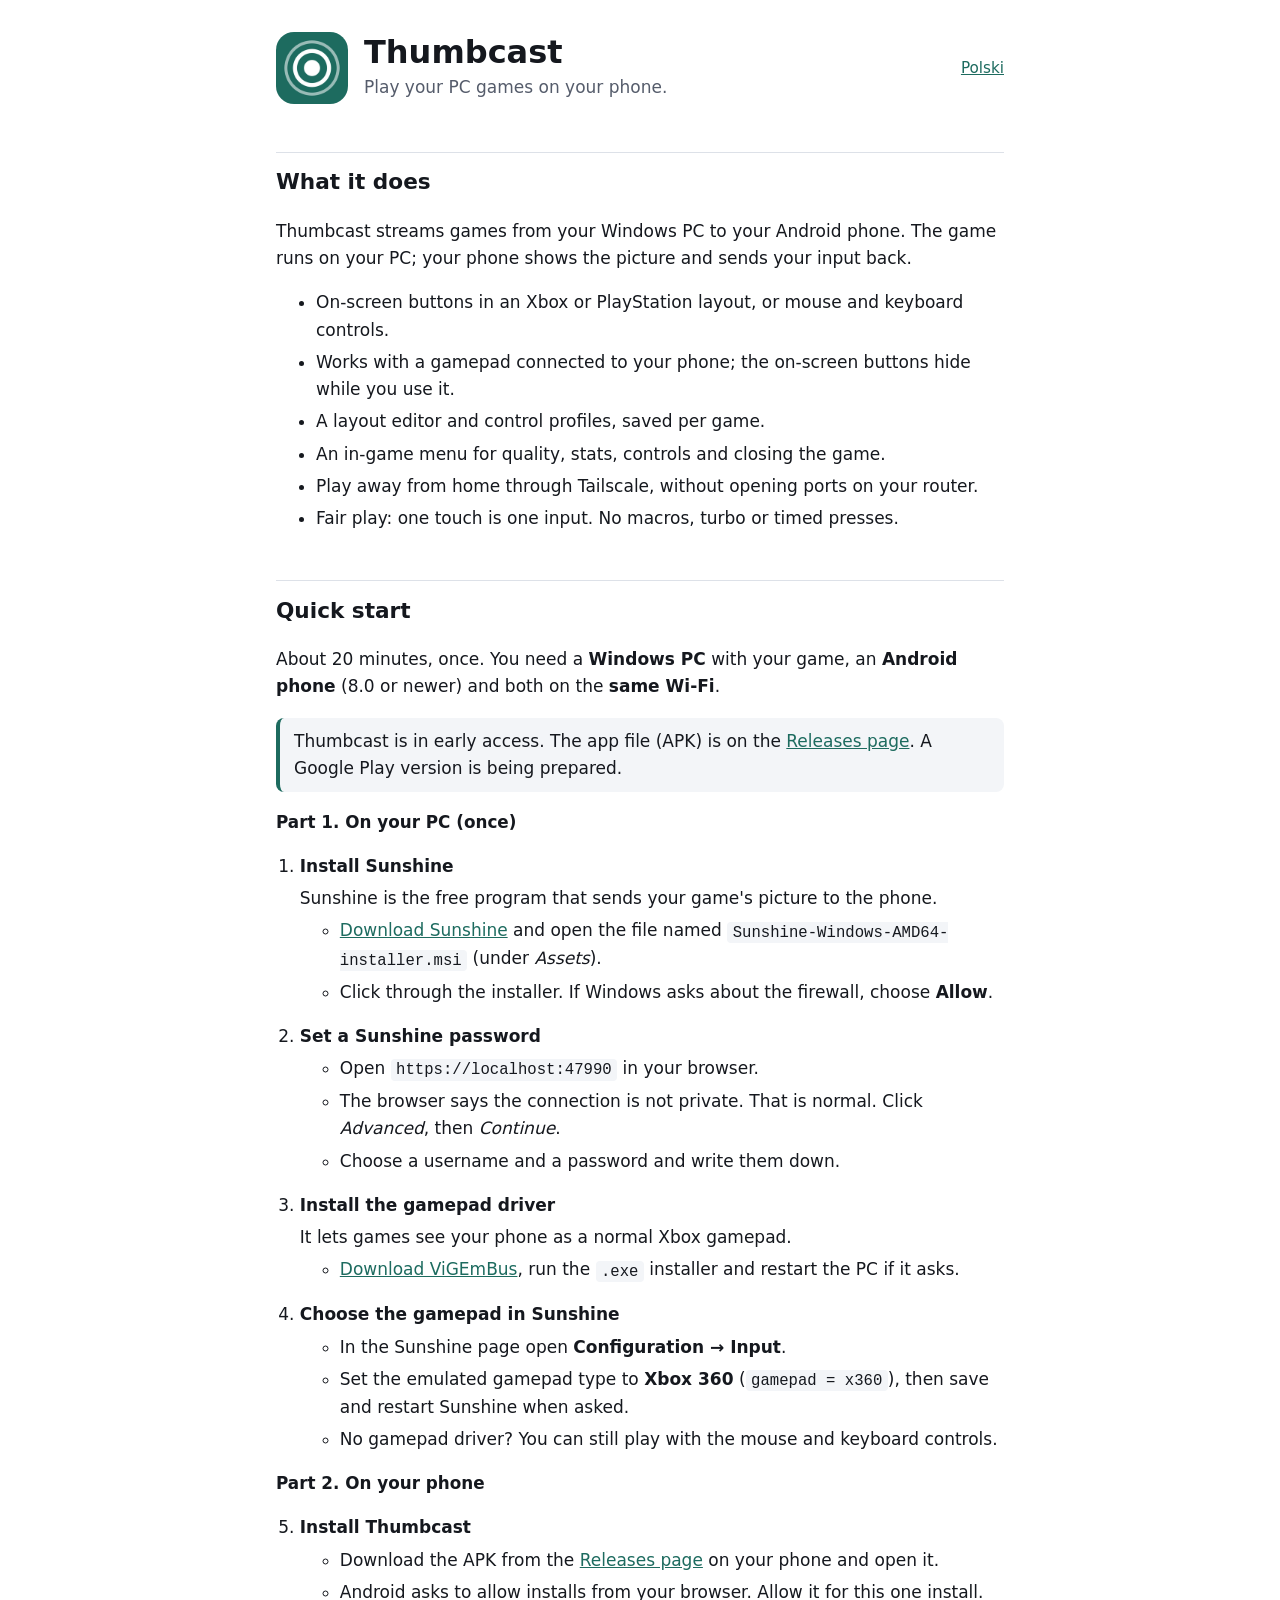
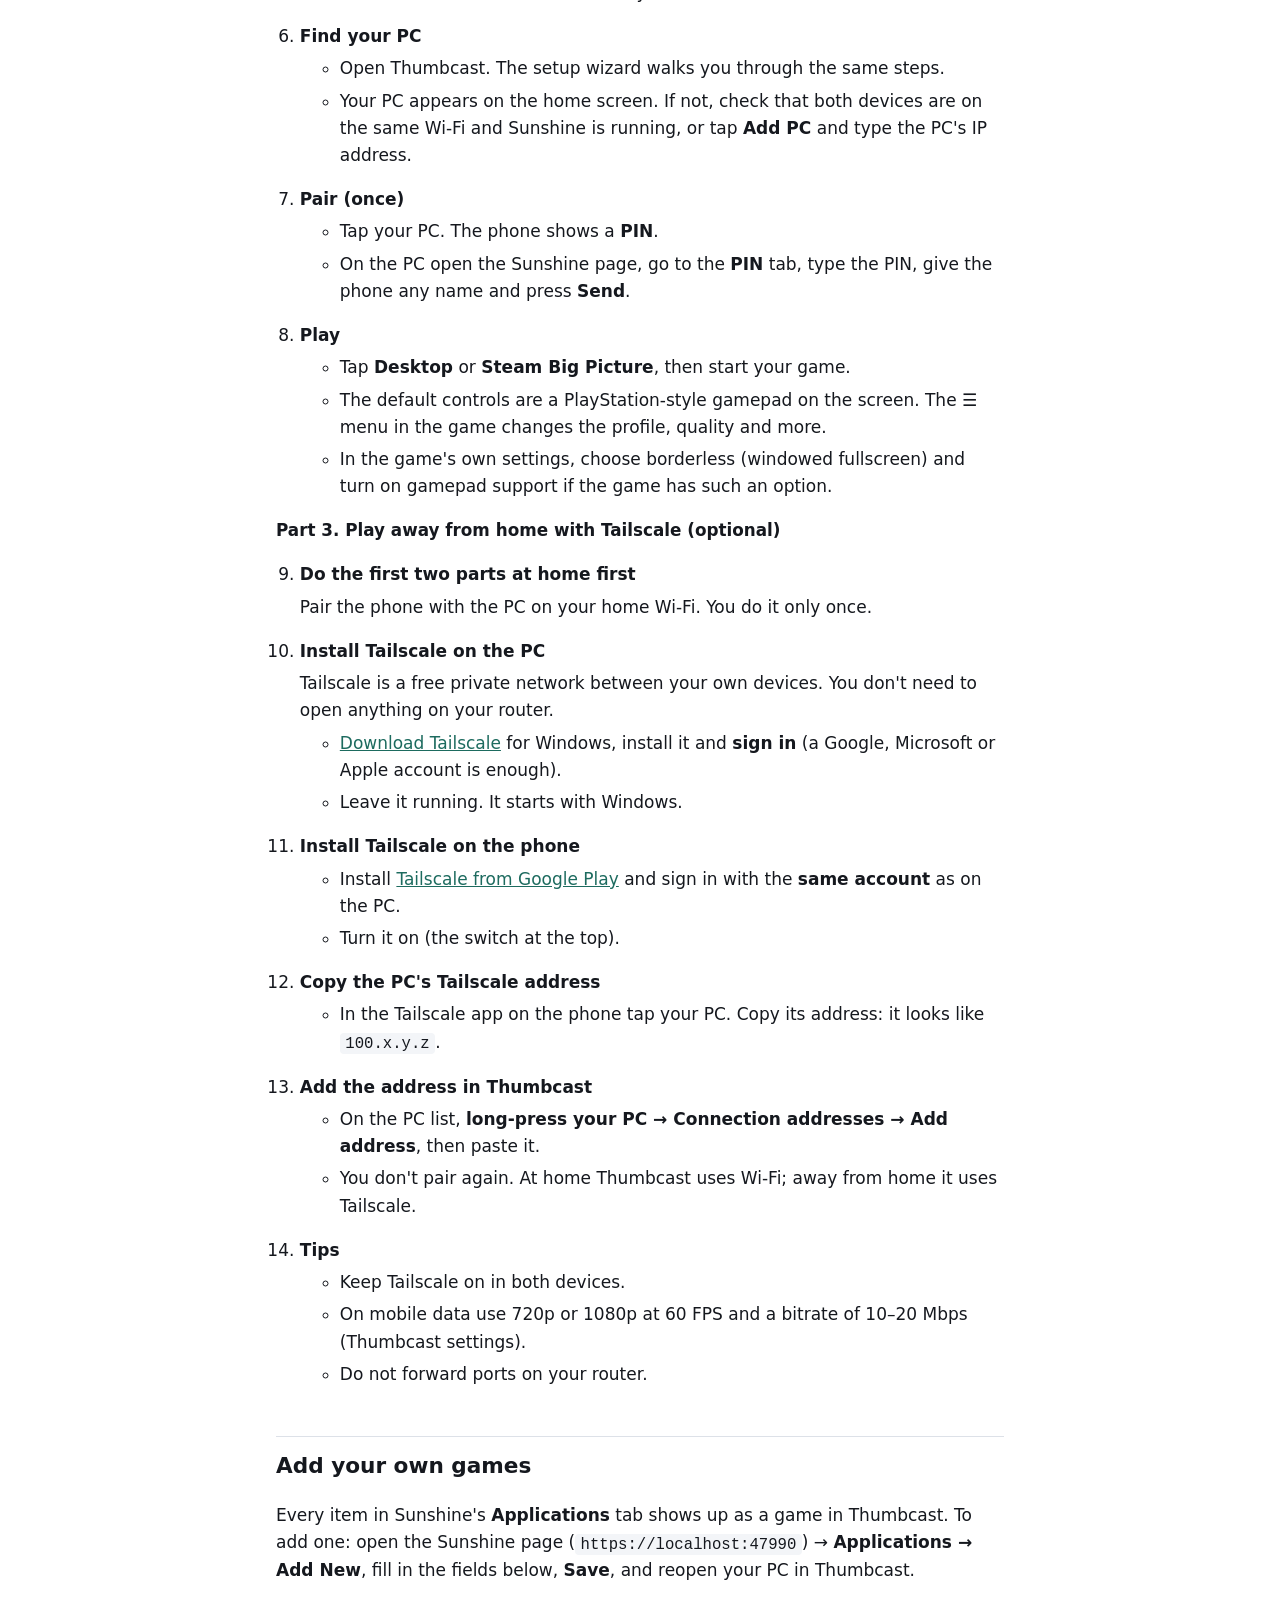
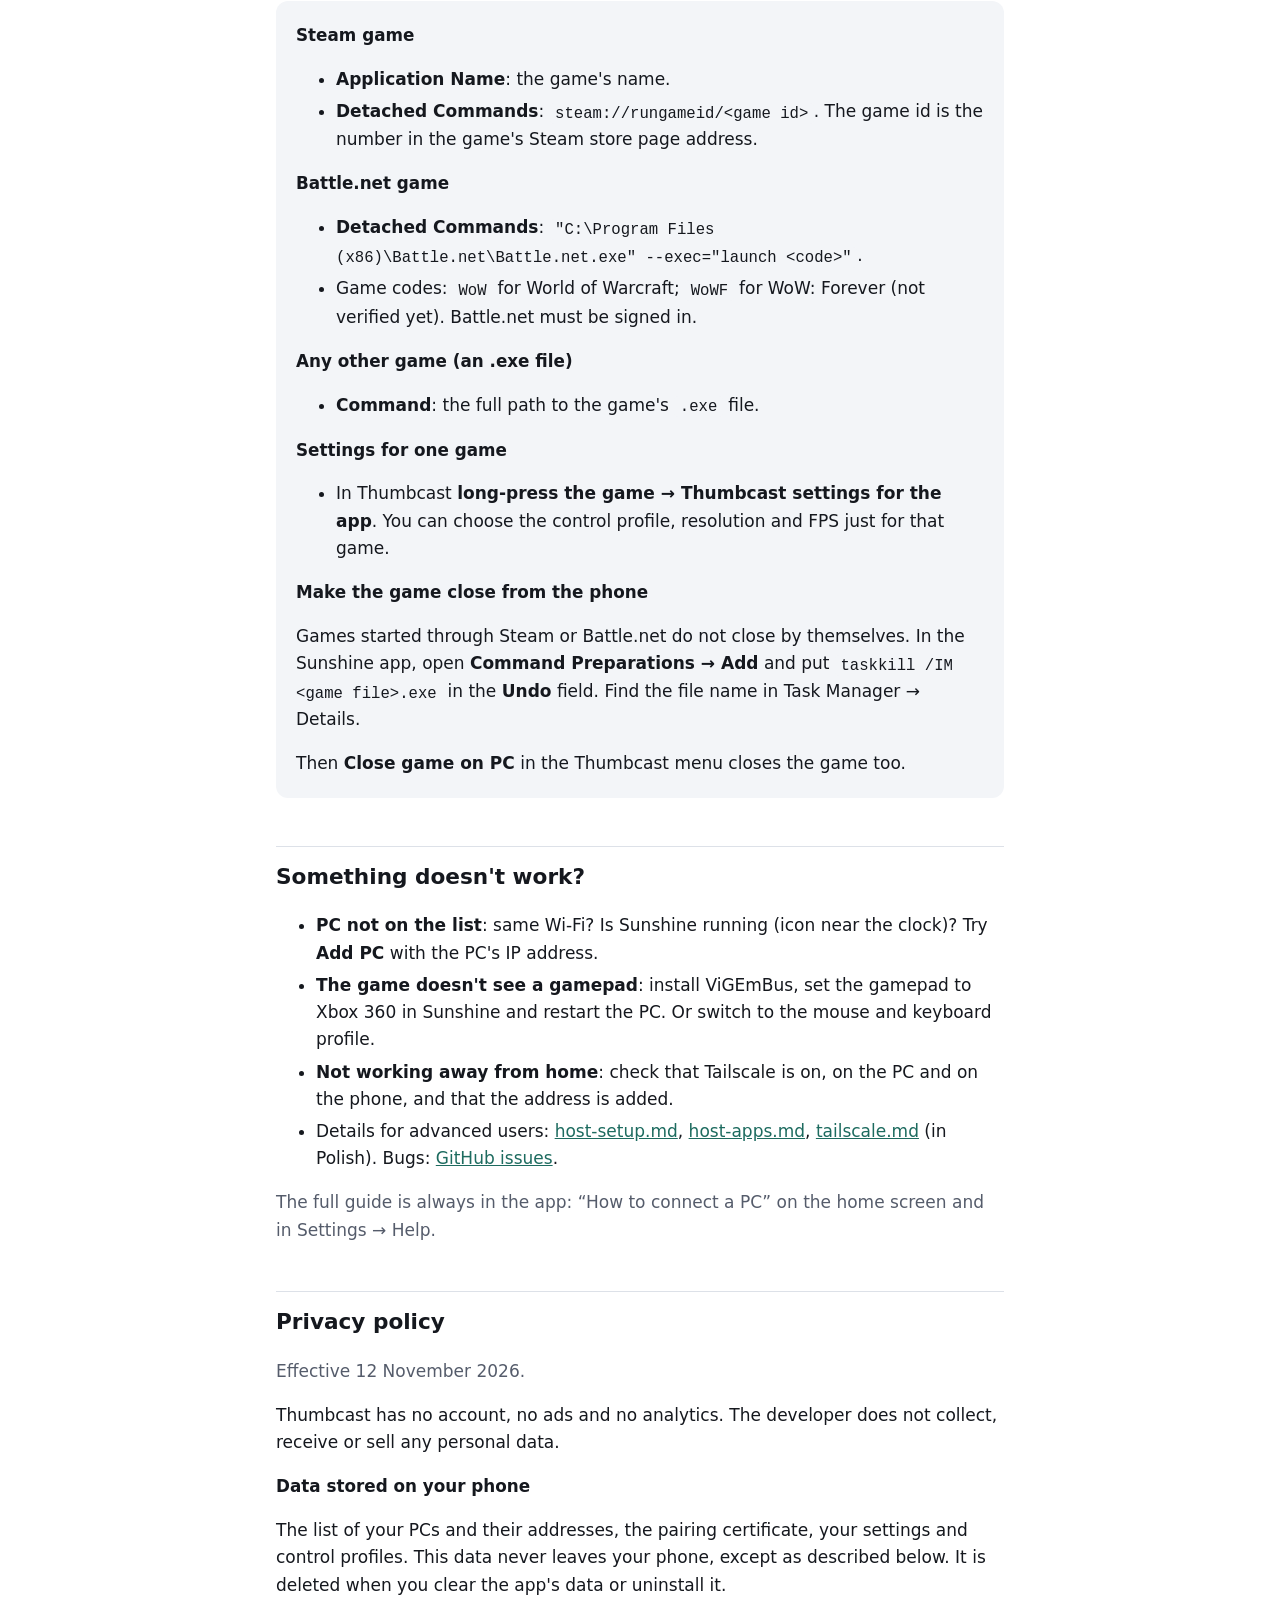
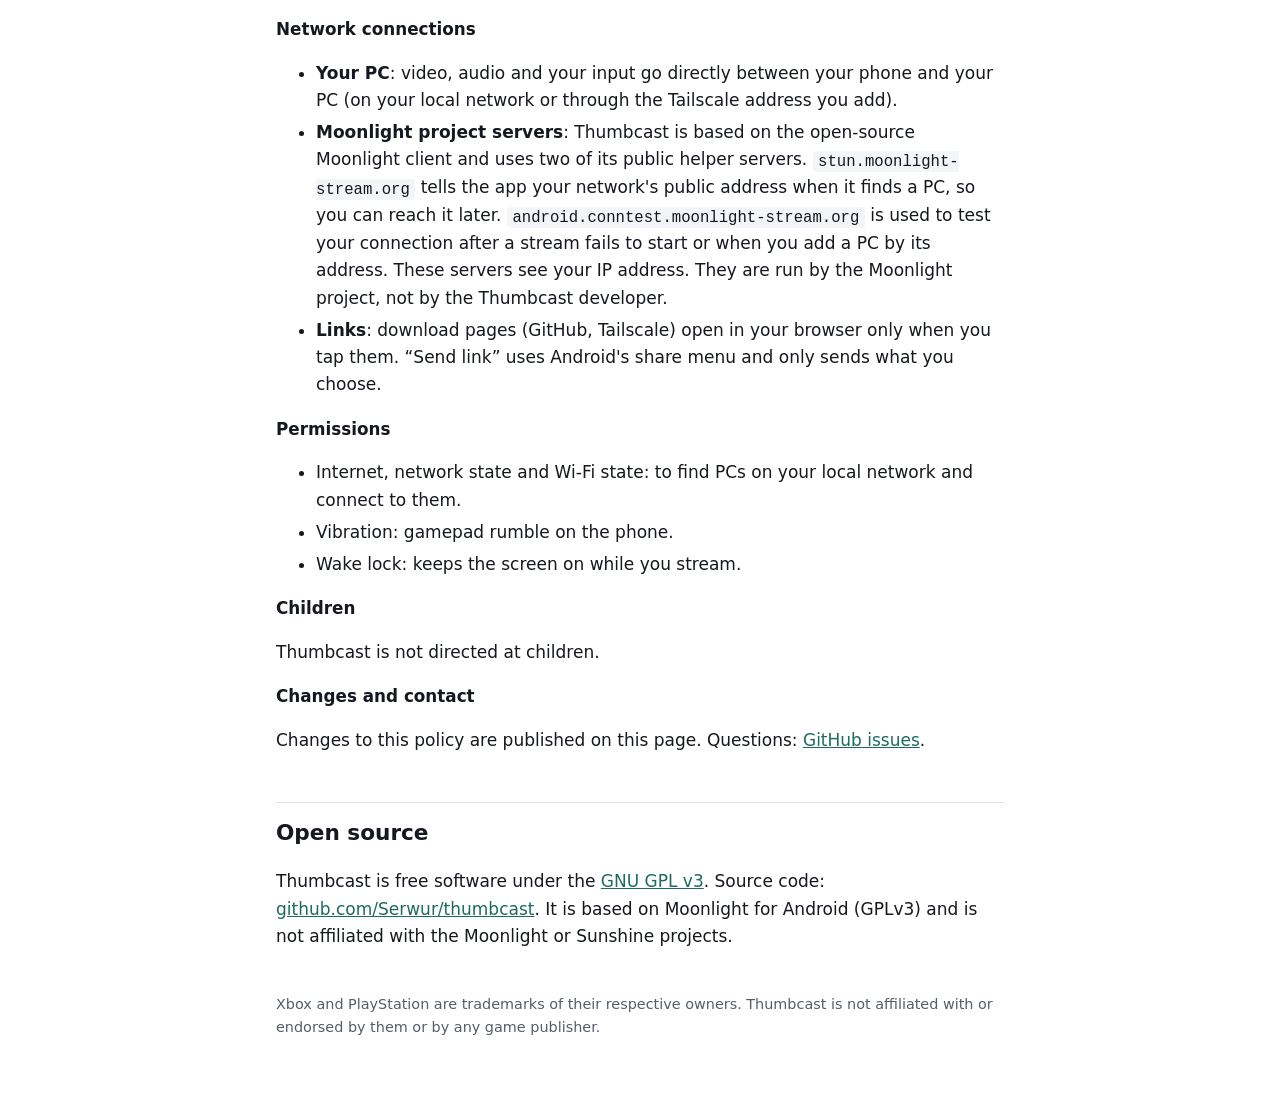
<file: site/index.html>
<!doctype html>
<html lang="en">
<head>
  <meta charset="utf-8">
  <meta name="viewport" content="width=device-width, initial-scale=1">
  <title>Thumbcast</title>
  <meta name="description" content="Thumbcast streams games from your Windows PC to your Android phone, with touch controls or a gamepad.">
  <link rel="icon" type="image/png" href="favicon.png">
  <link rel="alternate" hreflang="pl" href="pl/">
  <link rel="stylesheet" href="style.css">
</head>
<body>
<main>
  <header>
    <img src="icon-192.png" alt="">
    <div>
      <h1>Thumbcast</h1>
      <p>Play your PC games on your phone.</p>
    </div>
    <a class="lang" href="pl/" hreflang="pl" lang="pl">Polski</a>
  </header>

  <h2>What it does</h2>
  <p>Thumbcast streams games from your Windows PC to your Android phone. The game runs on your PC; your phone shows the picture and sends your input back.</p>
  <ul>
    <li>On-screen buttons in an Xbox or PlayStation layout, or mouse and keyboard controls.</li>
    <li>Works with a gamepad connected to your phone; the on-screen buttons hide while you use it.</li>
    <li>A layout editor and control profiles, saved per game.</li>
    <li>An in-game menu for quality, stats, controls and closing the game.</li>
    <li>Play away from home through Tailscale, without opening ports on your router.</li>
    <li>Fair play: one touch is one input. No macros, turbo or timed presses.</li>
  </ul>

  <h2 id="quick-start">Quick start</h2>
  <p>About 20 minutes, once. You need a <strong>Windows PC</strong> with your game, an <strong>Android phone</strong> (8.0 or newer) and both on the <strong>same Wi-Fi</strong>.</p>
  <p class="note">Thumbcast is in early access. The app file (APK) is on the <a href="https://github.com/Serwur/thumbcast/releases/latest">Releases page</a>. A Google Play version is being prepared.</p>
  <h3>Part 1. On your PC (once)</h3>
  <ol class="steps" start="1">
    <li><strong>Install Sunshine</strong>
      <p>Sunshine is the free program that sends your game's picture to the phone.</p>
      <ul>
        <li><a href="https://github.com/SunshineStream/Sunshine/releases/latest">Download Sunshine</a> and open the file named <code>Sunshine-Windows-AMD64-installer.msi</code> (under <em>Assets</em>).</li>
        <li>Click through the installer. If Windows asks about the firewall, choose <strong>Allow</strong>.</li>
      </ul>
    </li>
    <li><strong>Set a Sunshine password</strong>
      <ul>
        <li>Open <code>https://localhost:47990</code> in your browser.</li>
        <li>The browser says the connection is not private. That is normal. Click <em>Advanced</em>, then <em>Continue</em>.</li>
        <li>Choose a username and a password and write them down.</li>
      </ul>
    </li>
    <li><strong>Install the gamepad driver</strong>
      <p>It lets games see your phone as a normal Xbox gamepad.</p>
      <ul>
        <li><a href="https://github.com/nefarius/ViGEmBus/releases/latest">Download ViGEmBus</a>, run the <code>.exe</code> installer and restart the PC if it asks.</li>
      </ul>
    </li>
    <li><strong>Choose the gamepad in Sunshine</strong>
      <ul>
        <li>In the Sunshine page open <strong>Configuration → Input</strong>.</li>
        <li>Set the emulated gamepad type to <strong>Xbox 360</strong> (<code>gamepad = x360</code>), then save and restart Sunshine when asked.</li>
        <li>No gamepad driver? You can still play with the mouse and keyboard controls.</li>
      </ul>
    </li>
  </ol>
  <h3>Part 2. On your phone</h3>
  <ol class="steps" start="5">
    <li><strong>Install Thumbcast</strong>
      <ul>
        <li>Download the APK from the <a href="https://github.com/Serwur/thumbcast/releases/latest">Releases page</a> on your phone and open it.</li>
        <li>Android asks to allow installs from your browser. Allow it for this one install.</li>
      </ul>
    </li>
    <li><strong>Find your PC</strong>
      <ul>
        <li>Open Thumbcast. The setup wizard walks you through the same steps.</li>
        <li>Your PC appears on the home screen. If not, check that both devices are on the same Wi-Fi and Sunshine is running, or tap <strong>Add PC</strong> and type the PC's IP address.</li>
      </ul>
    </li>
    <li><strong>Pair (once)</strong>
      <ul>
        <li>Tap your PC. The phone shows a <strong>PIN</strong>.</li>
        <li>On the PC open the Sunshine page, go to the <strong>PIN</strong> tab, type the PIN, give the phone any name and press <strong>Send</strong>.</li>
      </ul>
    </li>
    <li><strong>Play</strong>
      <ul>
        <li>Tap <strong>Desktop</strong> or <strong>Steam Big Picture</strong>, then start your game.</li>
        <li>The default controls are a PlayStation-style gamepad on the screen. The <strong>☰</strong> menu in the game changes the profile, quality and more.</li>
        <li>In the game's own settings, choose borderless (windowed fullscreen) and turn on gamepad support if the game has such an option.</li>
      </ul>
    </li>
  </ol>
  <h3>Part 3. Play away from home with Tailscale (optional)</h3>
  <ol class="steps" start="9">
    <li><strong>Do the first two parts at home first</strong>
      <p>Pair the phone with the PC on your home Wi-Fi. You do it only once.</p>
    </li>
    <li><strong>Install Tailscale on the PC</strong>
      <p>Tailscale is a free private network between your own devices. You don't need to open anything on your router.</p>
      <ul>
        <li><a href="https://tailscale.com/download">Download Tailscale</a> for Windows, install it and <strong>sign in</strong> (a Google, Microsoft or Apple account is enough).</li>
        <li>Leave it running. It starts with Windows.</li>
      </ul>
    </li>
    <li><strong>Install Tailscale on the phone</strong>
      <ul>
        <li>Install <a href="https://play.google.com/store/apps/details?id=com.tailscale.ipn">Tailscale from Google Play</a> and sign in with the <strong>same account</strong> as on the PC.</li>
        <li>Turn it on (the switch at the top).</li>
      </ul>
    </li>
    <li><strong>Copy the PC&#x27;s Tailscale address</strong>
      <ul>
        <li>In the Tailscale app on the phone tap your PC. Copy its address: it looks like <code>100.x.y.z</code>.</li>
      </ul>
    </li>
    <li><strong>Add the address in Thumbcast</strong>
      <ul>
        <li>On the PC list, <strong>long-press your PC → Connection addresses → Add address</strong>, then paste it.</li>
        <li>You don't pair again. At home Thumbcast uses Wi-Fi; away from home it uses Tailscale.</li>
      </ul>
    </li>
    <li><strong>Tips</strong>
      <ul>
        <li>Keep Tailscale on in both devices.</li>
        <li>On mobile data use 720p or 1080p at 60 FPS and a bitrate of 10–20 Mbps (Thumbcast settings).</li>
        <li>Do not forward ports on your router.</li>
      </ul>
    </li>
  </ol>
  <h2 id="own-games">Add your own games</h2>
  <p>Every item in Sunshine's <strong>Applications</strong> tab shows up as a game in Thumbcast. To add one: open the Sunshine page (<code>https://localhost:47990</code>) → <strong>Applications → Add New</strong>, fill in the fields below, <strong>Save</strong>, and reopen your PC in Thumbcast.</p>
  <div class="card">
    <h3>Steam game</h3>
    <ul>
      <li><strong>Application Name</strong>: the game's name.</li>
      <li><strong>Detached Commands</strong>: <code>steam://rungameid/&lt;game id&gt;</code>. The game id is the number in the game's Steam store page address.</li>
    </ul>
    <h3>Battle.net game</h3>
    <ul>
      <li><strong>Detached Commands</strong>: <code>"C:\Program Files (x86)\Battle.net\Battle.net.exe" --exec="launch &lt;code&gt;"</code>.</li>
      <li>Game codes: <code>WoW</code> for World of Warcraft; <code>WoWF</code> for WoW: Forever (not verified yet). Battle.net must be signed in.</li>
    </ul>
    <h3>Any other game (an .exe file)</h3>
    <ul>
      <li><strong>Command</strong>: the full path to the game's <code>.exe</code> file.</li>
    </ul>
    <h3>Settings for one game</h3>
    <ul>
      <li>In Thumbcast <strong>long-press the game → Thumbcast settings for the app</strong>. You can choose the control profile, resolution and FPS just for that game.</li>
    </ul>
    <h3>Make the game close from the phone</h3>
    <p>Games started through Steam or Battle.net do not close by themselves. In the Sunshine app, open <strong>Command Preparations → Add</strong> and put <code>taskkill /IM &lt;game file&gt;.exe</code> in the <strong>Undo</strong> field. Find the file name in Task Manager → Details.</p>
    <p>Then <strong>Close game on PC</strong> in the Thumbcast menu closes the game too.</p>
  </div>
  <h2 id="help">Something doesn't work?</h2>
  <ul>
    <li><strong>PC not on the list</strong>: same Wi-Fi? Is Sunshine running (icon near the clock)? Try <strong>Add PC</strong> with the PC's IP address.</li>
    <li><strong>The game doesn't see a gamepad</strong>: install ViGEmBus, set the gamepad to Xbox 360 in Sunshine and restart the PC. Or switch to the mouse and keyboard profile.</li>
    <li><strong>Not working away from home</strong>: check that Tailscale is on, on the PC and on the phone, and that the address is added.</li>
    <li>Details for advanced users: <a href="https://github.com/Serwur/thumbcast/blob/main/docs/host-setup.md">host-setup.md</a>, <a href="https://github.com/Serwur/thumbcast/blob/main/docs/host-apps.md">host-apps.md</a>, <a href="https://github.com/Serwur/thumbcast/blob/main/docs/tailscale.md">tailscale.md</a> (in Polish). Bugs: <a href="https://github.com/Serwur/thumbcast/issues">GitHub issues</a>.</li>
  </ul>
  <p class="muted">The full guide is always in the app: “How to connect a PC” on the home screen and in Settings → Help.</p>

  <h2 id="privacy">Privacy policy</h2>
  <p class="muted">Effective 12 November 2026.</p>
  <p>Thumbcast has no account, no ads and no analytics. The developer does not collect, receive or sell any personal data.</p>
  <h3>Data stored on your phone</h3>
  <p>The list of your PCs and their addresses, the pairing certificate, your settings and control profiles. This data never leaves your phone, except as described below. It is deleted when you clear the app's data or uninstall it.</p>
  <h3>Network connections</h3>
  <ul>
    <li><strong>Your PC</strong>: video, audio and your input go directly between your phone and your PC (on your local network or through the Tailscale address you add).</li>
    <li><strong>Moonlight project servers</strong>: Thumbcast is based on the open-source Moonlight client and uses two of its public helper servers. <code>stun.moonlight-stream.org</code> tells the app your network's public address when it finds a PC, so you can reach it later. <code>android.conntest.moonlight-stream.org</code> is used to test your connection after a stream fails to start or when you add a PC by its address. These servers see your IP address. They are run by the Moonlight project, not by the Thumbcast developer.</li>
    <li><strong>Links</strong>: download pages (GitHub, Tailscale) open in your browser only when you tap them. “Send link” uses Android's share menu and only sends what you choose.</li>
  </ul>
  <h3>Permissions</h3>
  <ul>
    <li>Internet, network state and Wi-Fi state: to find PCs on your local network and connect to them.</li>
    <li>Vibration: gamepad rumble on the phone.</li>
    <li>Wake lock: keeps the screen on while you stream.</li>
  </ul>
  <h3>Children</h3>
  <p>Thumbcast is not directed at children.</p>
  <h3>Changes and contact</h3>
  <p>Changes to this policy are published on this page. Questions: <a href="https://github.com/Serwur/thumbcast/issues">GitHub issues</a>.</p>

  <h2>Open source</h2>
  <p>Thumbcast is free software under the <a href="https://www.gnu.org/licenses/gpl-3.0.html">GNU GPL v3</a>. Source code: <a href="https://github.com/Serwur/thumbcast">github.com/Serwur/thumbcast</a>. It is based on Moonlight for Android (GPLv3) and is not affiliated with the Moonlight or Sunshine projects.</p>

  <footer>
    <p>Xbox and PlayStation are trademarks of their respective owners. Thumbcast is not affiliated with or endorsed by them or by any game publisher.</p>
  </footer>
</main>
</body>
</html>
</file>
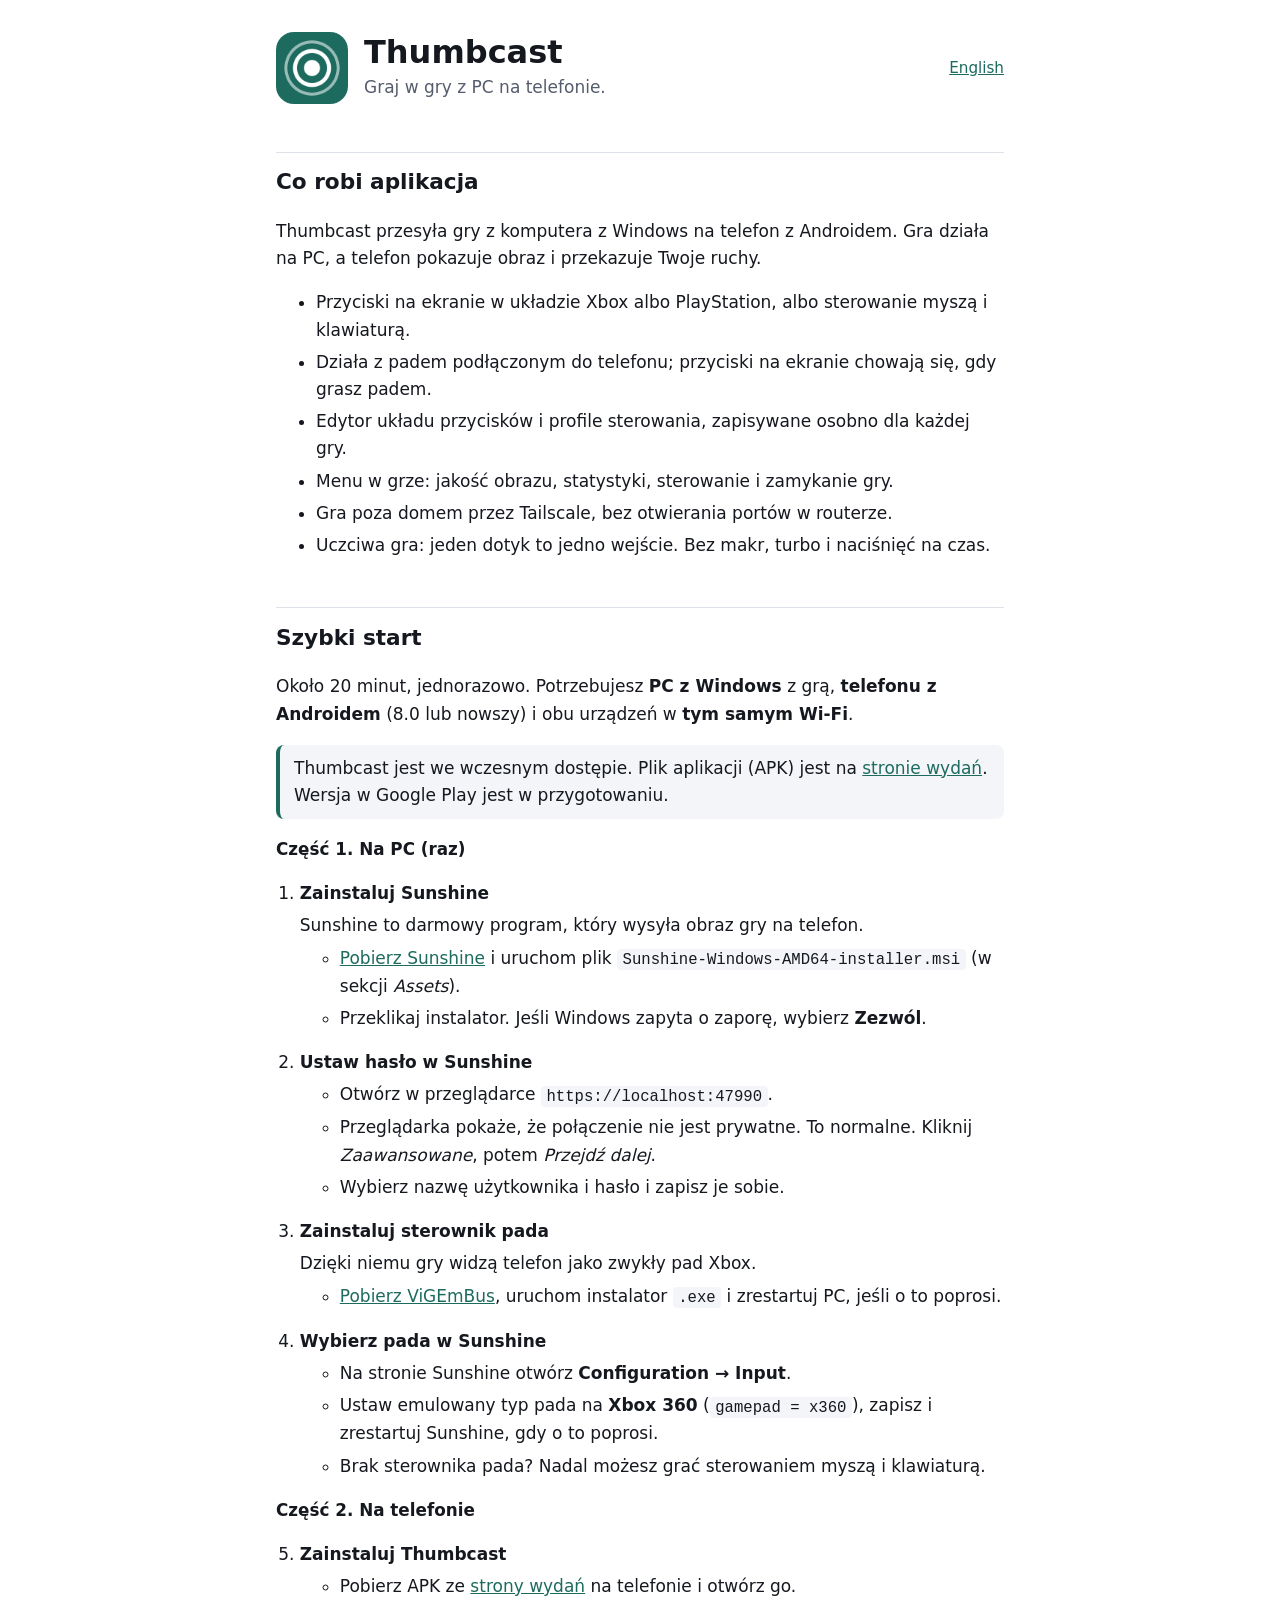
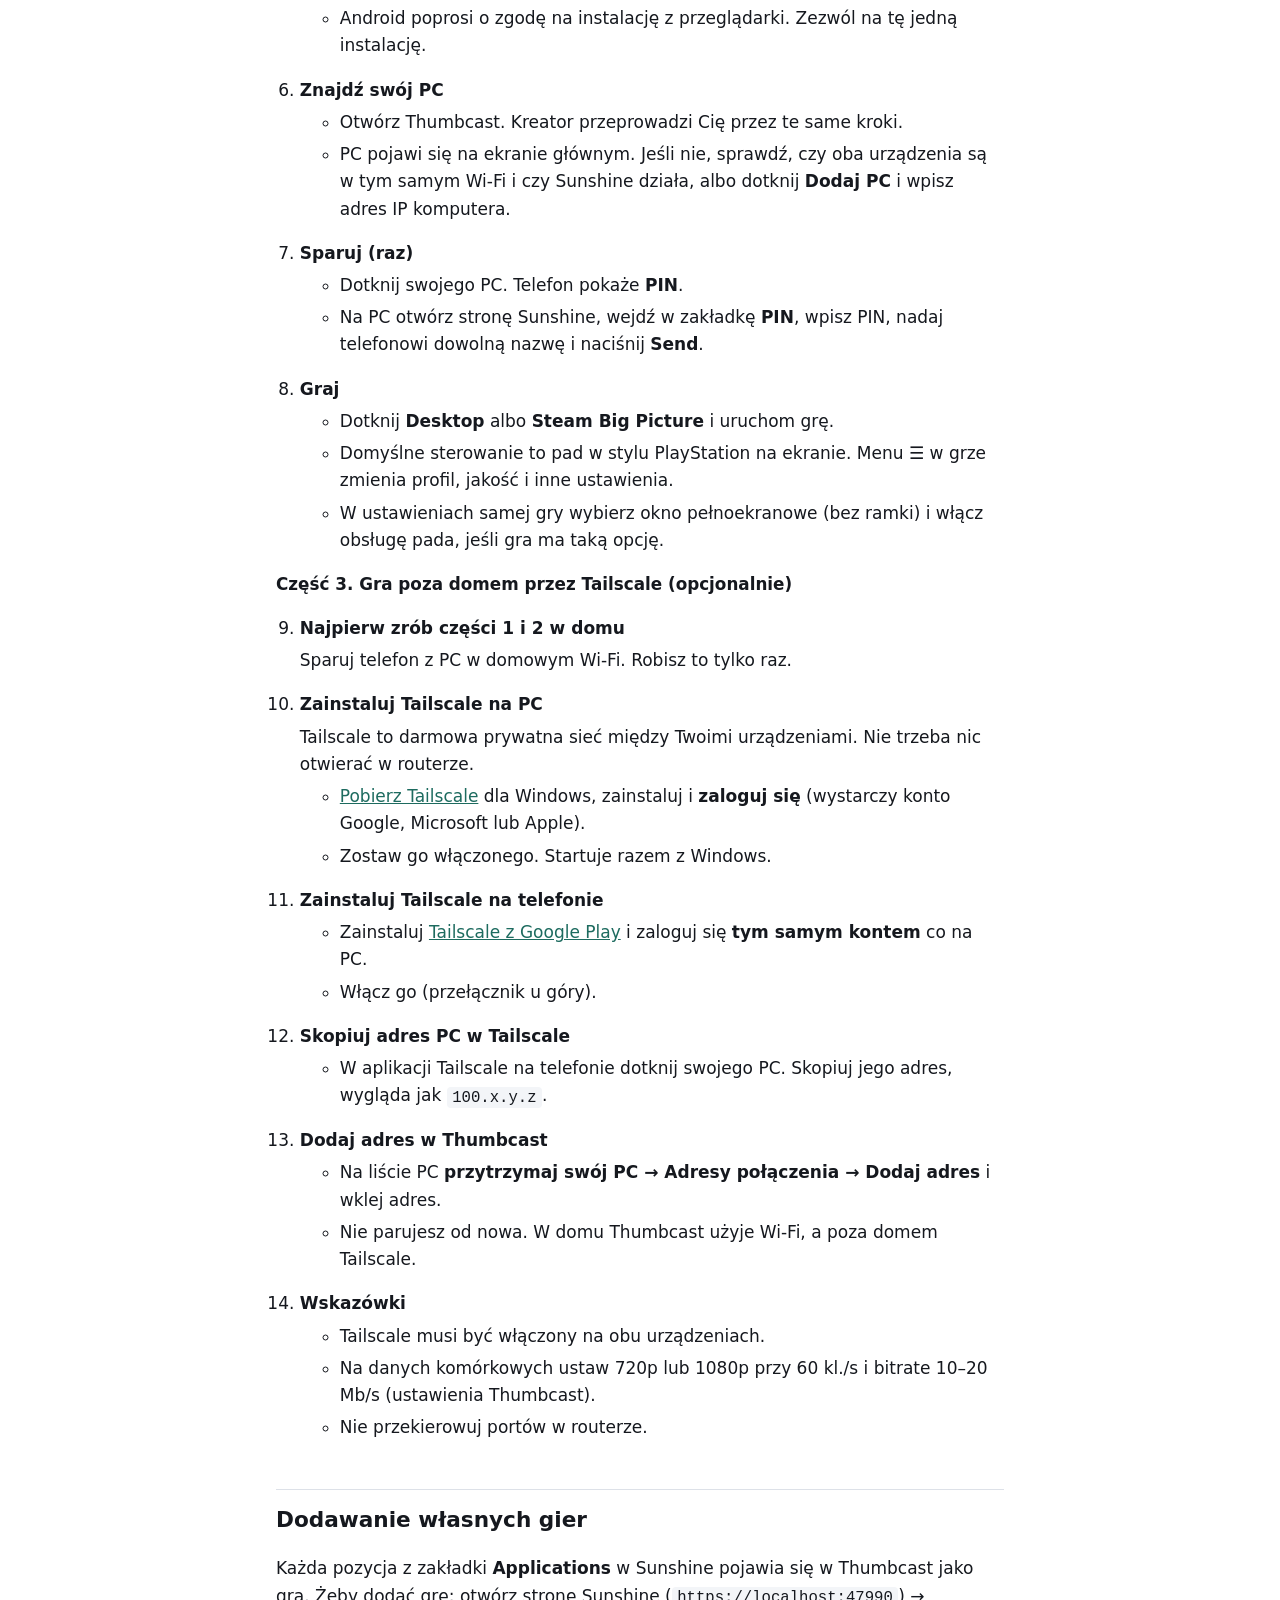
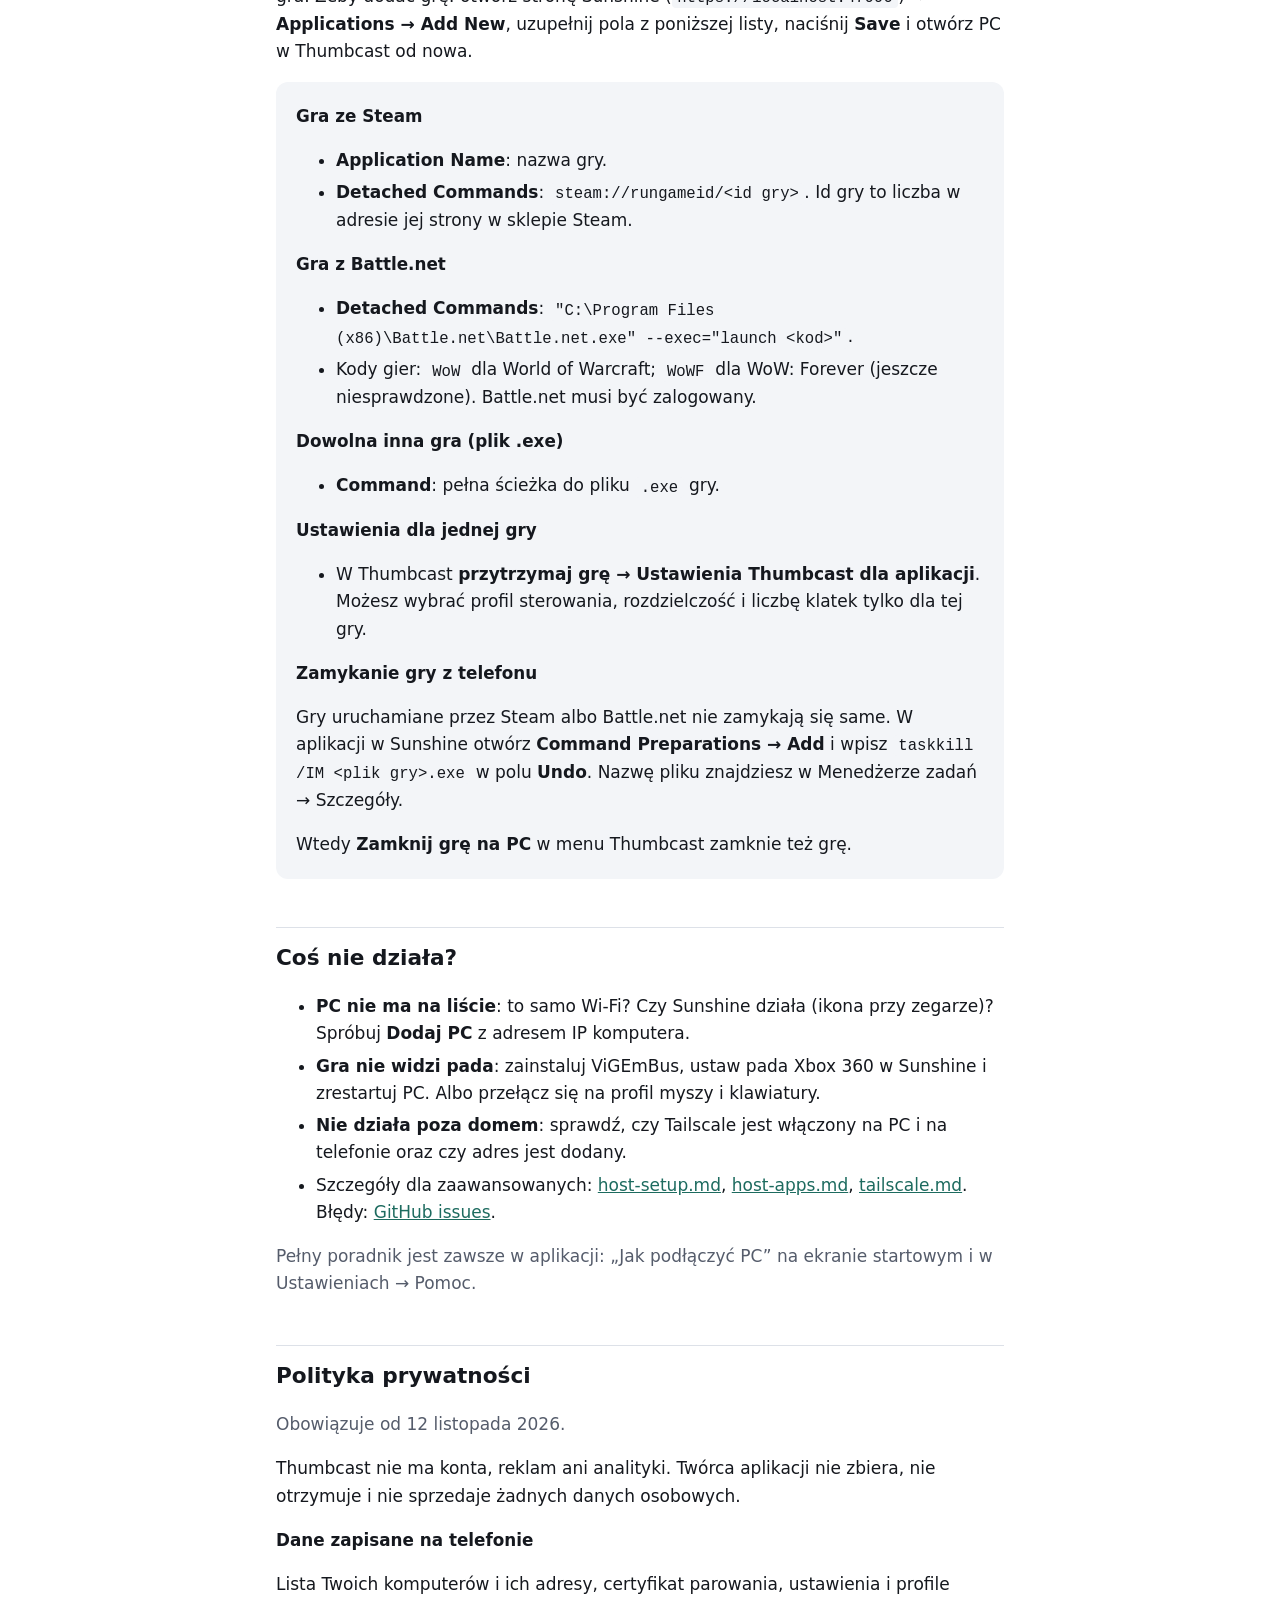
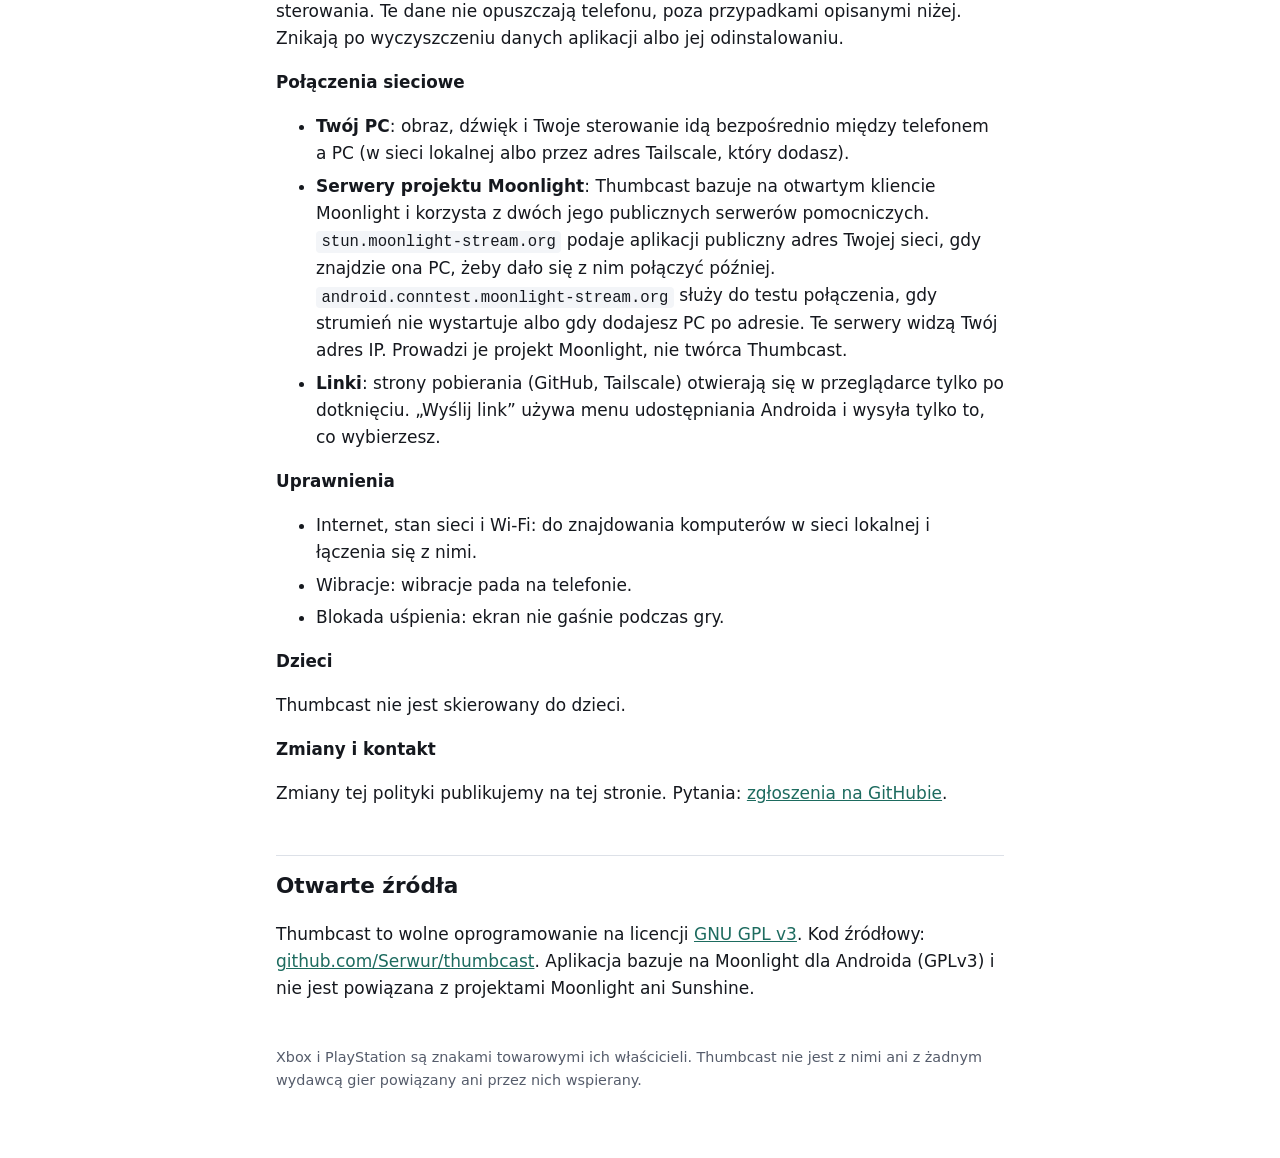
<file: site/pl/index.html>
<!doctype html>
<html lang="pl">
<head>
  <meta charset="utf-8">
  <meta name="viewport" content="width=device-width, initial-scale=1">
  <title>Thumbcast</title>
  <meta name="description" content="Thumbcast przesyła gry z PC z Windows na telefon z Androidem. Grasz dotykiem albo padem.">
  <link rel="icon" type="image/png" href="../favicon.png">
  <link rel="alternate" hreflang="en" href="../">
  <link rel="stylesheet" href="../style.css">
</head>
<body>
<main>
  <header>
    <img src="../icon-192.png" alt="">
    <div>
      <h1>Thumbcast</h1>
      <p>Graj w gry z PC na telefonie.</p>
    </div>
    <a class="lang" href="../" hreflang="en" lang="en">English</a>
  </header>

  <h2>Co robi aplikacja</h2>
  <p>Thumbcast przesyła gry z komputera z Windows na telefon z Androidem. Gra działa na PC, a telefon pokazuje obraz i przekazuje Twoje ruchy.</p>
  <ul>
    <li>Przyciski na ekranie w układzie Xbox albo PlayStation, albo sterowanie myszą i klawiaturą.</li>
    <li>Działa z padem podłączonym do telefonu; przyciski na ekranie chowają się, gdy grasz padem.</li>
    <li>Edytor układu przycisków i profile sterowania, zapisywane osobno dla każdej gry.</li>
    <li>Menu w grze: jakość obrazu, statystyki, sterowanie i zamykanie gry.</li>
    <li>Gra poza domem przez Tailscale, bez otwierania portów w routerze.</li>
    <li>Uczciwa gra: jeden dotyk to jedno wejście. Bez makr, turbo i naciśnięć na czas.</li>
  </ul>

  <h2 id="szybki-start">Szybki start</h2>
  <p>Około 20 minut, jednorazowo. Potrzebujesz <strong>PC z Windows</strong> z grą, <strong>telefonu z Androidem</strong> (8.0 lub nowszy) i obu urządzeń w <strong>tym samym Wi-Fi</strong>.</p>
  <p class="note">Thumbcast jest we wczesnym dostępie. Plik aplikacji (APK) jest na <a href="https://github.com/Serwur/thumbcast/releases/latest">stronie wydań</a>. Wersja w Google Play jest w przygotowaniu.</p>
  <h3>Część 1. Na PC (raz)</h3>
  <ol class="steps" start="1">
    <li><strong>Zainstaluj Sunshine</strong>
      <p>Sunshine to darmowy program, który wysyła obraz gry na telefon.</p>
      <ul>
        <li><a href="https://github.com/SunshineStream/Sunshine/releases/latest">Pobierz Sunshine</a> i uruchom plik <code>Sunshine-Windows-AMD64-installer.msi</code> (w sekcji <em>Assets</em>).</li>
        <li>Przeklikaj instalator. Jeśli Windows zapyta o zaporę, wybierz <strong>Zezwól</strong>.</li>
      </ul>
    </li>
    <li><strong>Ustaw hasło w Sunshine</strong>
      <ul>
        <li>Otwórz w przeglądarce <code>https://localhost:47990</code>.</li>
        <li>Przeglądarka pokaże, że połączenie nie jest prywatne. To normalne. Kliknij <em>Zaawansowane</em>, potem <em>Przejdź dalej</em>.</li>
        <li>Wybierz nazwę użytkownika i hasło i zapisz je sobie.</li>
      </ul>
    </li>
    <li><strong>Zainstaluj sterownik pada</strong>
      <p>Dzięki niemu gry widzą telefon jako zwykły pad Xbox.</p>
      <ul>
        <li><a href="https://github.com/nefarius/ViGEmBus/releases/latest">Pobierz ViGEmBus</a>, uruchom instalator <code>.exe</code> i zrestartuj PC, jeśli o to poprosi.</li>
      </ul>
    </li>
    <li><strong>Wybierz pada w Sunshine</strong>
      <ul>
        <li>Na stronie Sunshine otwórz <strong>Configuration → Input</strong>.</li>
        <li>Ustaw emulowany typ pada na <strong>Xbox 360</strong> (<code>gamepad = x360</code>), zapisz i zrestartuj Sunshine, gdy o to poprosi.</li>
        <li>Brak sterownika pada? Nadal możesz grać sterowaniem myszą i klawiaturą.</li>
      </ul>
    </li>
  </ol>
  <h3>Część 2. Na telefonie</h3>
  <ol class="steps" start="5">
    <li><strong>Zainstaluj Thumbcast</strong>
      <ul>
        <li>Pobierz APK ze <a href="https://github.com/Serwur/thumbcast/releases/latest">strony wydań</a> na telefonie i otwórz go.</li>
        <li>Android poprosi o zgodę na instalację z przeglądarki. Zezwól na tę jedną instalację.</li>
      </ul>
    </li>
    <li><strong>Znajdź swój PC</strong>
      <ul>
        <li>Otwórz Thumbcast. Kreator przeprowadzi Cię przez te same kroki.</li>
        <li>PC pojawi się na ekranie głównym. Jeśli nie, sprawdź, czy oba urządzenia są w tym samym Wi-Fi i czy Sunshine działa, albo dotknij <strong>Dodaj PC</strong> i wpisz adres IP komputera.</li>
      </ul>
    </li>
    <li><strong>Sparuj (raz)</strong>
      <ul>
        <li>Dotknij swojego PC. Telefon pokaże <strong>PIN</strong>.</li>
        <li>Na PC otwórz stronę Sunshine, wejdź w zakładkę <strong>PIN</strong>, wpisz PIN, nadaj telefonowi dowolną nazwę i naciśnij <strong>Send</strong>.</li>
      </ul>
    </li>
    <li><strong>Graj</strong>
      <ul>
        <li>Dotknij <strong>Desktop</strong> albo <strong>Steam Big Picture</strong> i uruchom grę.</li>
        <li>Domyślne sterowanie to pad w stylu PlayStation na ekranie. Menu <strong>☰</strong> w grze zmienia profil, jakość i inne ustawienia.</li>
        <li>W ustawieniach samej gry wybierz okno pełnoekranowe (bez ramki) i włącz obsługę pada, jeśli gra ma taką opcję.</li>
      </ul>
    </li>
  </ol>
  <h3>Część 3. Gra poza domem przez Tailscale (opcjonalnie)</h3>
  <ol class="steps" start="9">
    <li><strong>Najpierw zrób części 1 i 2 w domu</strong>
      <p>Sparuj telefon z PC w domowym Wi-Fi. Robisz to tylko raz.</p>
    </li>
    <li><strong>Zainstaluj Tailscale na PC</strong>
      <p>Tailscale to darmowa prywatna sieć między Twoimi urządzeniami. Nie trzeba nic otwierać w routerze.</p>
      <ul>
        <li><a href="https://tailscale.com/download">Pobierz Tailscale</a> dla Windows, zainstaluj i <strong>zaloguj się</strong> (wystarczy konto Google, Microsoft lub Apple).</li>
        <li>Zostaw go włączonego. Startuje razem z Windows.</li>
      </ul>
    </li>
    <li><strong>Zainstaluj Tailscale na telefonie</strong>
      <ul>
        <li>Zainstaluj <a href="https://play.google.com/store/apps/details?id=com.tailscale.ipn">Tailscale z Google Play</a> i zaloguj się <strong>tym samym kontem</strong> co na PC.</li>
        <li>Włącz go (przełącznik u góry).</li>
      </ul>
    </li>
    <li><strong>Skopiuj adres PC w Tailscale</strong>
      <ul>
        <li>W aplikacji Tailscale na telefonie dotknij swojego PC. Skopiuj jego adres, wygląda jak <code>100.x.y.z</code>.</li>
      </ul>
    </li>
    <li><strong>Dodaj adres w Thumbcast</strong>
      <ul>
        <li>Na liście PC <strong>przytrzymaj swój PC → Adresy połączenia → Dodaj adres</strong> i wklej adres.</li>
        <li>Nie parujesz od nowa. W domu Thumbcast użyje Wi-Fi, a poza domem Tailscale.</li>
      </ul>
    </li>
    <li><strong>Wskazówki</strong>
      <ul>
        <li>Tailscale musi być włączony na obu urządzeniach.</li>
        <li>Na danych komórkowych ustaw 720p lub 1080p przy 60 kl./s i bitrate 10–20 Mb/s (ustawienia Thumbcast).</li>
        <li>Nie przekierowuj portów w routerze.</li>
      </ul>
    </li>
  </ol>
  <h2 id="wlasne-gry">Dodawanie własnych gier</h2>
  <p>Każda pozycja z zakładki <strong>Applications</strong> w Sunshine pojawia się w Thumbcast jako gra. Żeby dodać grę: otwórz stronę Sunshine (<code>https://localhost:47990</code>) → <strong>Applications → Add New</strong>, uzupełnij pola z poniższej listy, naciśnij <strong>Save</strong> i otwórz PC w Thumbcast od nowa.</p>
  <div class="card">
    <h3>Gra ze Steam</h3>
    <ul>
      <li><strong>Application Name</strong>: nazwa gry.</li>
      <li><strong>Detached Commands</strong>: <code>steam://rungameid/&lt;id gry&gt;</code>. Id gry to liczba w adresie jej strony w sklepie Steam.</li>
    </ul>
    <h3>Gra z Battle.net</h3>
    <ul>
      <li><strong>Detached Commands</strong>: <code>"C:\Program Files (x86)\Battle.net\Battle.net.exe" --exec="launch &lt;kod&gt;"</code>.</li>
      <li>Kody gier: <code>WoW</code> dla World of Warcraft; <code>WoWF</code> dla WoW: Forever (jeszcze niesprawdzone). Battle.net musi być zalogowany.</li>
    </ul>
    <h3>Dowolna inna gra (plik .exe)</h3>
    <ul>
      <li><strong>Command</strong>: pełna ścieżka do pliku <code>.exe</code> gry.</li>
    </ul>
    <h3>Ustawienia dla jednej gry</h3>
    <ul>
      <li>W Thumbcast <strong>przytrzymaj grę → Ustawienia Thumbcast dla aplikacji</strong>. Możesz wybrać profil sterowania, rozdzielczość i liczbę klatek tylko dla tej gry.</li>
    </ul>
    <h3>Zamykanie gry z telefonu</h3>
    <p>Gry uruchamiane przez Steam albo Battle.net nie zamykają się same. W aplikacji w Sunshine otwórz <strong>Command Preparations → Add</strong> i wpisz <code>taskkill /IM &lt;plik gry&gt;.exe</code> w polu <strong>Undo</strong>. Nazwę pliku znajdziesz w Menedżerze zadań → Szczegóły.</p>
    <p>Wtedy <strong>Zamknij grę na PC</strong> w menu Thumbcast zamknie też grę.</p>
  </div>
  <h2 id="pomoc">Coś nie działa?</h2>
  <ul>
    <li><strong>PC nie ma na liście</strong>: to samo Wi-Fi? Czy Sunshine działa (ikona przy zegarze)? Spróbuj <strong>Dodaj PC</strong> z adresem IP komputera.</li>
    <li><strong>Gra nie widzi pada</strong>: zainstaluj ViGEmBus, ustaw pada Xbox 360 w Sunshine i zrestartuj PC. Albo przełącz się na profil myszy i klawiatury.</li>
    <li><strong>Nie działa poza domem</strong>: sprawdź, czy Tailscale jest włączony na PC i na telefonie oraz czy adres jest dodany.</li>
    <li>Szczegóły dla zaawansowanych: <a href="https://github.com/Serwur/thumbcast/blob/main/docs/host-setup.md">host-setup.md</a>, <a href="https://github.com/Serwur/thumbcast/blob/main/docs/host-apps.md">host-apps.md</a>, <a href="https://github.com/Serwur/thumbcast/blob/main/docs/tailscale.md">tailscale.md</a>. Błędy: <a href="https://github.com/Serwur/thumbcast/issues">GitHub issues</a>.</li>
  </ul>
  <p class="muted">Pełny poradnik jest zawsze w aplikacji: „Jak podłączyć PC” na ekranie startowym i w Ustawieniach → Pomoc.</p>

  <h2 id="prywatnosc">Polityka prywatności</h2>
  <p class="muted">Obowiązuje od 12 listopada 2026.</p>
  <p>Thumbcast nie ma konta, reklam ani analityki. Twórca aplikacji nie zbiera, nie otrzymuje i nie sprzedaje żadnych danych osobowych.</p>
  <h3>Dane zapisane na telefonie</h3>
  <p>Lista Twoich komputerów i ich adresy, certyfikat parowania, ustawienia i profile sterowania. Te dane nie opuszczają telefonu, poza przypadkami opisanymi niżej. Znikają po wyczyszczeniu danych aplikacji albo jej odinstalowaniu.</p>
  <h3>Połączenia sieciowe</h3>
  <ul>
    <li><strong>Twój PC</strong>: obraz, dźwięk i Twoje sterowanie idą bezpośrednio między telefonem a PC (w sieci lokalnej albo przez adres Tailscale, który dodasz).</li>
    <li><strong>Serwery projektu Moonlight</strong>: Thumbcast bazuje na otwartym kliencie Moonlight i korzysta z dwóch jego publicznych serwerów pomocniczych. <code>stun.moonlight-stream.org</code> podaje aplikacji publiczny adres Twojej sieci, gdy znajdzie ona PC, żeby dało się z nim połączyć później. <code>android.conntest.moonlight-stream.org</code> służy do testu połączenia, gdy strumień nie wystartuje albo gdy dodajesz PC po adresie. Te serwery widzą Twój adres IP. Prowadzi je projekt Moonlight, nie twórca Thumbcast.</li>
    <li><strong>Linki</strong>: strony pobierania (GitHub, Tailscale) otwierają się w przeglądarce tylko po dotknięciu. „Wyślij link” używa menu udostępniania Androida i wysyła tylko to, co wybierzesz.</li>
  </ul>
  <h3>Uprawnienia</h3>
  <ul>
    <li>Internet, stan sieci i Wi-Fi: do znajdowania komputerów w sieci lokalnej i łączenia się z nimi.</li>
    <li>Wibracje: wibracje pada na telefonie.</li>
    <li>Blokada uśpienia: ekran nie gaśnie podczas gry.</li>
  </ul>
  <h3>Dzieci</h3>
  <p>Thumbcast nie jest skierowany do dzieci.</p>
  <h3>Zmiany i kontakt</h3>
  <p>Zmiany tej polityki publikujemy na tej stronie. Pytania: <a href="https://github.com/Serwur/thumbcast/issues">zgłoszenia na GitHubie</a>.</p>

  <h2>Otwarte źródła</h2>
  <p>Thumbcast to wolne oprogramowanie na licencji <a href="https://www.gnu.org/licenses/gpl-3.0.html">GNU GPL v3</a>. Kod źródłowy: <a href="https://github.com/Serwur/thumbcast">github.com/Serwur/thumbcast</a>. Aplikacja bazuje na Moonlight dla Androida (GPLv3) i nie jest powiązana z projektami Moonlight ani Sunshine.</p>

  <footer>
    <p>Xbox i PlayStation są znakami towarowymi ich właścicieli. Thumbcast nie jest z nimi ani z żadnym wydawcą gier powiązany ani przez nich wspierany.</p>
  </footer>
</main>
</body>
</html>
</file>
<file: site/style.css>
:root {
  --bg: #ffffff;
  --surface: #f3f5f8;
  --text: #15181e;
  --muted: #555c6b;
  --accent: #1d6b5f;
  --line: #dde1e8;
}
@media (prefers-color-scheme: dark) {
  :root {
    --bg: #0f1115;
    --surface: #181b22;
    --text: #e8eaf0;
    --muted: #a3a9b8;
    --accent: #5fc4b2;
    --line: #2e3340;
  }
}
* { box-sizing: border-box; }
body {
  margin: 0;
  background: var(--bg);
  color: var(--text);
  font: 17px/1.6 system-ui, -apple-system, "Segoe UI", Roboto, sans-serif;
}
main { max-width: 760px; margin: 0 auto; padding: 32px 16px 64px; }
header { display: flex; align-items: center; gap: 16px; flex-wrap: wrap; }
header img { width: 72px; height: 72px; border-radius: 18px; }
header h1 { margin: 0; font-size: 2rem; line-height: 1.1; }
header p { margin: 4px 0 0; color: var(--muted); }
.lang { margin-left: auto; font-size: 0.95rem; }
h2 { margin-top: 2.2em; padding-top: 0.6em; border-top: 1px solid var(--line); font-size: 1.35rem; }
h3 { margin-bottom: 0.3em; font-size: 1.05rem; }
a { color: var(--accent); }
code { background: var(--surface); padding: 0.1em 0.35em; border-radius: 4px; font-size: 0.92em; overflow-wrap: anywhere; }
.card { background: var(--surface); border-radius: 12px; padding: 4px 20px; }
li { margin: 0.3em 0; }
.muted { color: var(--muted); }
footer { margin-top: 3em; color: var(--muted); font-size: 0.9rem; }
.note { background: var(--surface); border-left: 4px solid var(--accent); border-radius: 8px; padding: 10px 14px; }
.steps { padding-left: 1.4em; }
.steps > li { margin: 1em 0; }
.steps > li > p, .steps > li > ul { margin: 0.3em 0; }
.card h3 { margin-top: 1em; }
</file>
